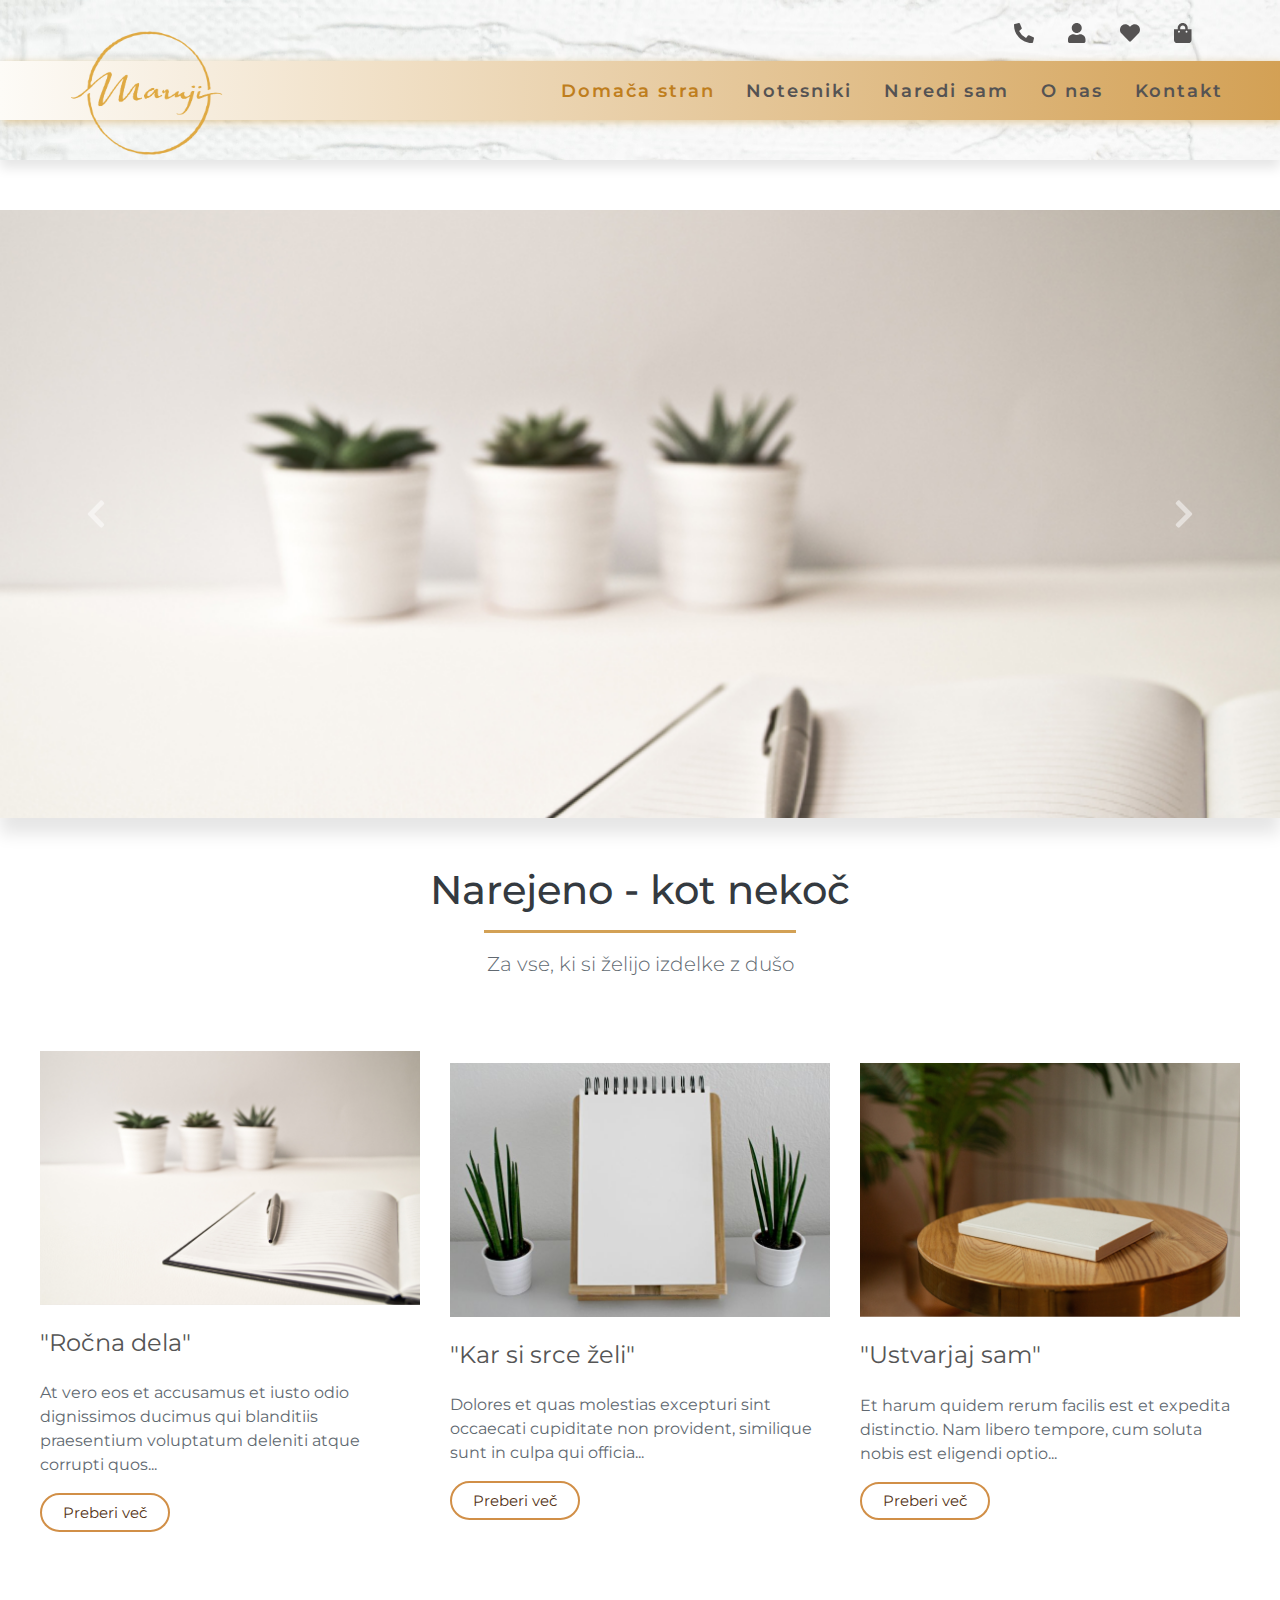
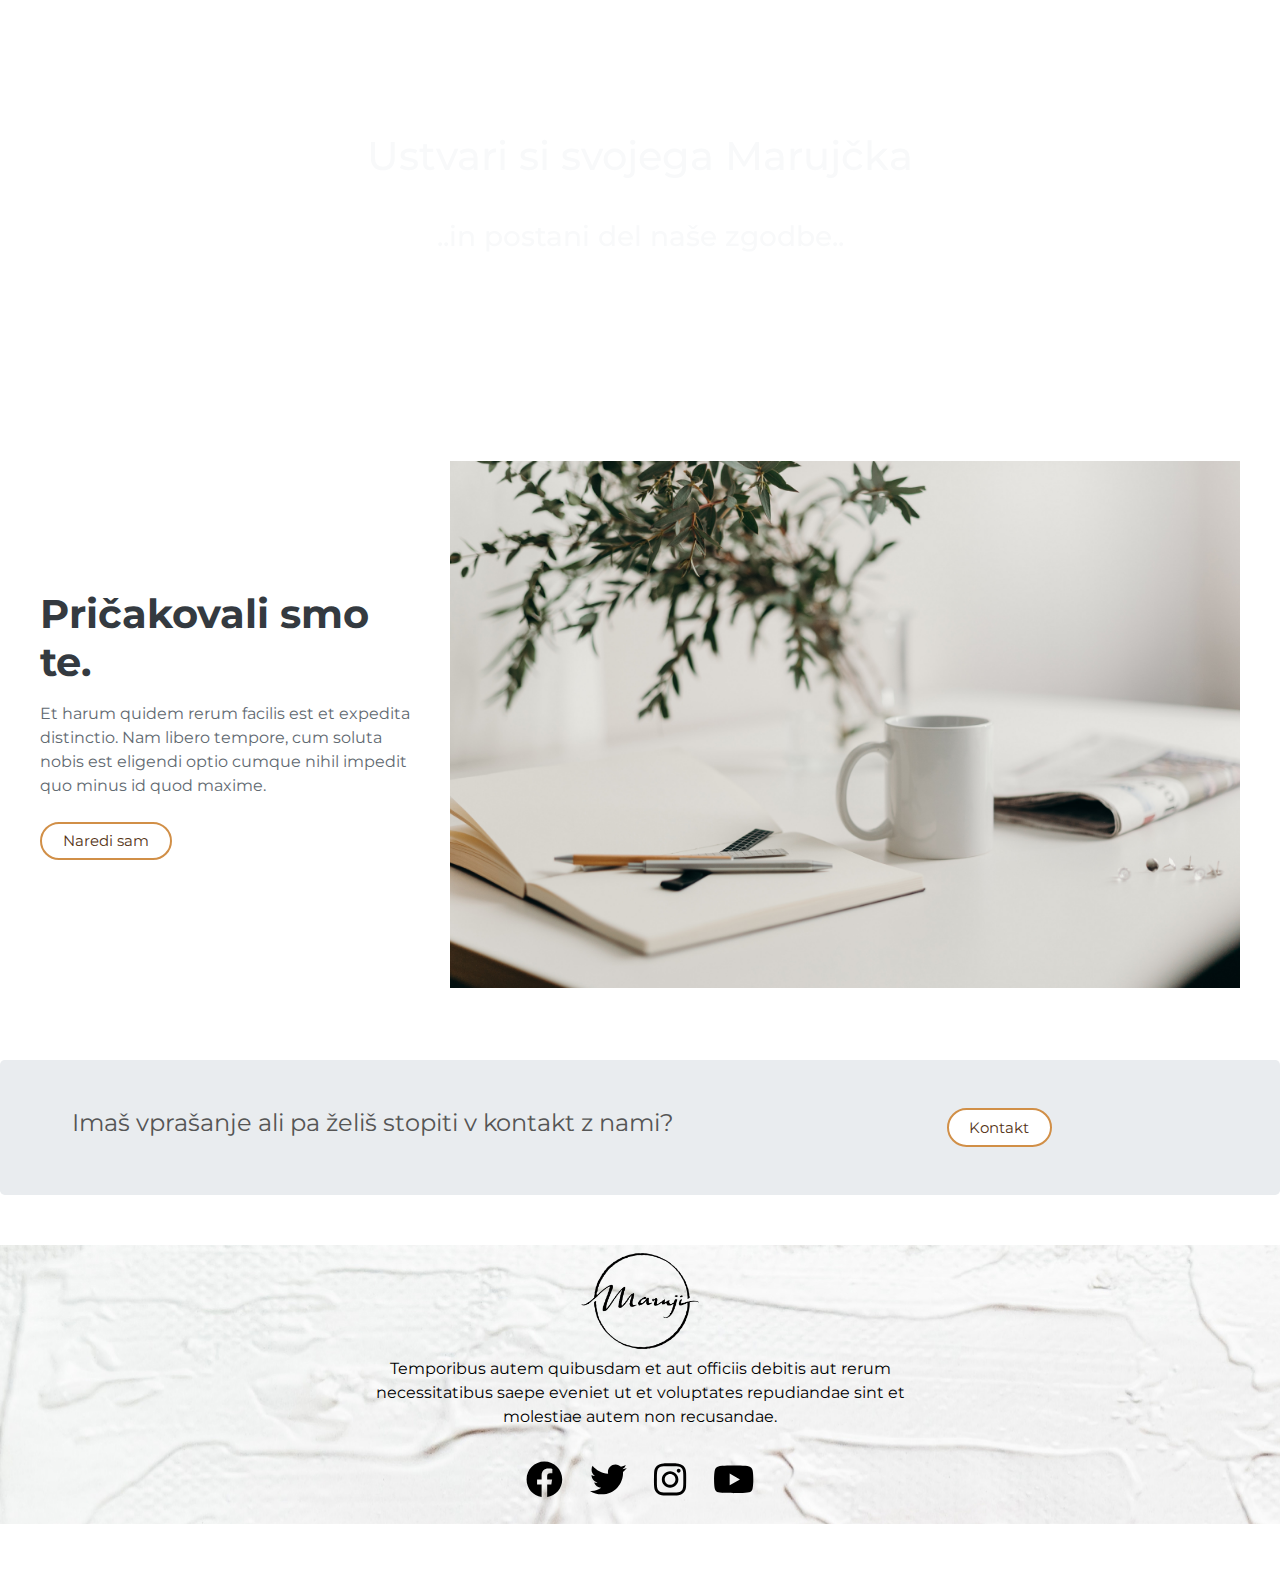
<file: index.html>
<!DOCTYPE html>
<html lang="en">
<head>
	<meta charset="UTF-8">
	<meta name="viewport" content="width=device-width, initial-scale=1.0, viewport-fit=cover">
   <meta http-equiv="X-UA-Compatible" content="ie=edge">
	<title>Maruji</title>
	<!-- Bootstrap 4.5 CSS -->
	<link rel="stylesheet" href="css/bootstrap.min.css">
	<!-- Style CSS -->
	<link rel="stylesheet" href="css/style.css">
	<!-- Google Fonts -->
	<link href="https://fonts.googleapis.com/css?family=Montserrat:300,400,500,600,700&display=swap" rel="stylesheet">
	
	
</head>
<body>
	<div id="navbar">

		<nav>
			<div class="top-bar">
				<div class="socialtop">
					<div class="top-social">
						<a href="#"><i class="fa fa-phone-alt"></i></a>
						<a href="#"><i class="fa fa-user"></i></a>
						<a href="#"><i class="fa fa-heart"></i></a>
						<a href="#"><i class="fa fa-shopping-bag"></i></a>

					</div>
				</div>		
			</div>
		</nav>

		<!-- Top Bar 
		<div class="top-bar">
			<div class="container">
				
				<img src="img/icons/baseline_call_black_24dp.png" onclick="menutoggle()" class="menu-icon">
				<div class="col-12 text-right">
					<p></p><a href="tel:+386890927"></a><img src="img/icons/baseline_call_black_24dp.png" class="menu-icon"></p>
					
					
				</div>
			</div>
		</div>
		 End Top Bar -->


		<!-- Navigation -->
		<nav class="navbar bg-light navbar-light navbar-expand-lg">
			<div class="container">

				<a href="index.html" class="navbar-brand"><img src="img/logo/maruji-1 (1).png" alt="Logo" title="Logo"></a>

				<button class="navbar-toggler" type="button" data-toggle="collapse"
				data-target="#navbarResponsive">
					<span class="navbar-toggler-icon"></span>
				</button>

				<div class="collapse navbar-collapse" id="navbarResponsive">
					<ul class="navbar-nav ml-auto">
						<li class="nav-item"><a href="index.html" class="nav-link 
							active">Domača stran</a></li>
						<li class="nav-item"><a href="notesniki.html" class="nav-link">Notesniki</a></li>
						<li class="nav-item"><a href="narediSam.html" class="nav-link">Naredi sam</a></li>
						<li class="nav-item"><a href="oNas.html" class="nav-link">O nas</a></li>
						<li class="nav-item"><a href="kontakt.html" class="nav-link">Kontakt</a></li>
					</ul>

				</div>

			</div>
		</nav>
		<!-- End Navigation -->

		<!-- Top Bar -->
		<div class="top-bar-bottom">
			<div class="container">
			</div>
		</div>
		<!-- End Top Bar -->

	</div>


	<!-- Image Carousel -->
	<div id="carousel" class="carousel slide" data-ride="carousel" data-interval="6500">


		<!-- Carousel Content -->
		<div class="carousel-inner">

			<div class="carousel-item active">
				<img src="img/notebookPen.jpg" alt="" class="w-100">
				<div class="carousel-caption">
					<div class="container">
						<!-- <div class="row justify-content-center">
							<div class="col-8 bg-custom d-none d-lg-block py-3 px-0">
								<h1>Bootstrap</h1>
								<div class="border-top border-primary w-50 mx-auto my-3">
								</div>
								<h3 class="pb-3">Complete Website Design</h3>
								<a href="#" class="btn btn-danger btn-lg  mr-2">View Demo</a>
								<a href="#" class="btn btn-primary btn-lg ml-2">Start Now</a>
							</div>
						</div> -->
					</div>
				</div>
			</div>
		
	
			<div class="carousel-item">
				<img src="img/carousel/nb2.3000x1704.jpg" alt="" class="w-100">
				<div class="carousel-caption">
					<div class="container">
						<div class="row justify-content-end">
							
						</div>
					</div>
				</div>
			</div>

			<div class="carousel-item">
				<img src="img/notebookOnTheTable.jpg" alt="" class="w-100">
			</div>

		</div>
	<!-- End Carousel Content -->


	<!-- Previous & Next Buttons -->
	<a href="#carousel" class="carousel-control-prev" role="button" data-slide="prev">
		<span class="fas fa-chevron-left fa-2x"></span>
	</a>

	<a href="#carousel" class="carousel-control-next" role="button" data-slide="next">
		<span class="fas fa-chevron-right fa-2x"></span>
	</a>
	<!-- End Previous & Next Buttons -->

	</div>
	<!-- End Image Carousel -->


	<!-- Main Page Heading -->
	<div class="col-12 text-center mt-5">
		<h1 class="text-dark pt-4">Narejeno - kot nekoč</h1>
		<div class="border-top border-primary w-25 mx-auto my-3">
		</div>
		<p class="lead">Za vse, ki si želijo izdelke z dušo</p>
	</div>

	<!-- Three Column Section -->
	<div class="container">
		<div class="row my-5">

			<div class="col-md-4 my-4">
				<img src="img/notebookPen.jpg" alt="" class="w-100">
				<h4 class="my-4">"Ročna dela"</h4>
				<p>At vero eos et accusamus et iusto odio dignissimos ducimus qui 
					blanditiis praesentium voluptatum deleniti atque corrupti quos...</p>
				<a href="#" class="btn btn-outline-dark btn-md">Preberi več</a>
			</div>

			<div class="col-md-4 my-4">
				<img src="img/nb770x513.jpg" alt="" class="w-100">
				<h4 class="my-4">"Kar si srce želi"</h4>
				<p> Dolores et quas molestias excepturi sint occaecati cupiditate 
					non provident, similique sunt in culpa qui officia...</p>
				<a href="#" class="btn btn-outline-dark btn-md">Preberi več</a>
			</div>
			
			<div class="col-md-4 my-4">
				<img src="img/notebookOnTheTable.jpg" alt="" class="w-100">
				<h4 class="my-4">"Ustvarjaj sam"</h4>
				<p>Et harum quidem rerum facilis est et expedita distinctio. 
					Nam libero tempore, cum soluta nobis est eligendi optio...</p>
				<a href="#" class="btn btn-outline-dark btn-md">Preberi več</a>
			</div>
			
		</div>
	</div>
	<!-- End Three Column Section -->


	<!-- Emoji Navbar First -->


	<!-- Start Fixed Background IMG -->
	<div class="fixed-background">

		<div class="row text-light py-5">
			<div class="col-12 text-center">

				<h1>Ustvari si svojega Marujčka</h1>
				<h3 class="py-4">..in postani del naše zgodbe..</h3>
			</div>
		</div>

		<div class="fixed-wrap">
			<div class="fixed"></div>
		</div>
	</div>
	<!-- End Fixed Background IMG -->
 
	
	<!-- Emoji Navbar Second -->


	<!-- Modal Popup -->

		
	<!-- Start Two Column Section -->
	<div class="container my-5">
		<div class="row py-4">

			<div class="col-lg-4 mb-4 my-lg-auto">
				<h1 class="text-dark font-weight-bold mb-3">Pričakovali smo te.</h1>
				<p class="mb-4">Et harum quidem rerum facilis est et expedita distinctio.
					 Nam libero tempore, cum soluta nobis est eligendi optio cumque nihil
					  impedit quo minus id quod maxime.</p>
				<a href="#" target="_blank" class="btn btn-outline-dark btn-lg">
					Naredi sam</a>
			</div>

			<div class="col-lg-8"><img src="img/img2colRs (1).jpg" alt="" class="w-100"></div>

		</div>
	</div>
	<!-- End Two Column Section -->


	<!-- Start Jumbotron -->
	<div class="jumbotron py-5 mb-0">
		<div class="container">
			<div class="row">

				<div class="col-md-7 col-lg-8 col-xl-9 my-auto">
					<h4>Imaš vprašanje ali pa želiš stopiti v kontakt z nami?</h4>
				</div>

				<div class="col-md-5 col-lg-4 col-xl-3 pt-4 pt-md-0">
					<a href="kontakt.html" class="btn btn-primary btn-lg">Kontakt</a>
				</div>
			</div>
		</div>
	</div>
	<!-- End Jumbotron -->


	<!-- Start Footer -->
	<footer>
		<div class="container">
			<div class="row text-light text-center py-4 justify-content-center">

				<div class="col-sm-10 col-md-8 col-lg-6">
					<img src="img/logo/maruji-1-b.png" alt="">
					<p>Temporibus autem quibusdam et aut officiis debitis 
						aut rerum necessitatibus saepe eveniet ut et voluptates 
						repudiandae sint et molestiae autem non recusandae. </p>
					<ul class="social pt-3">
						<li><a href="#" 
							target="_blank"><i class="fab fa-facebook"></i></a></li>
						<li><a href="#" target="_blank"><i class="fab fa-twitter"></i></a></li>
						<li><a href="#" target="_blank"><i class="fab fa-instagram"></i></a></li>
						<li><a href="#" target="_blank"><i class="fab fa-youtube"></i></a></li>
					</ul>
				</div>

			</div>
		</div>
	</footer>
	<!-- End Footer -->


	<!-- Start Socket 
	<div class="socket text-light-text-center py-3">
		<p>&copy; <a href="#" target="_blank">maruji.com</a></p>
	</div>
	 End Socket -->

<div class="container my-5"></div>

	<!-- Script Source Files -->

	<!-- jQuery -->
	<script src="js/jquery-3.5.1.min.js"></script>
	<!-- Bootstrap 4.5 JS -->
	<script src="js/bootstrap.min.js"></script>
	<!-- Popper JS -->
	<script src="js/popper.min.js"></script>
	<!-- Font Awesome -->
	<script src="js/all.min.js"></script>

	<!-- End Script Source Files -->

<script>
	window.onscroll = function() {myFunction()};

	var navbar = document.getElementById("navbar");
	console.log(navbar)
	var sticky = navbar.offsetTop;

	function myFunction() {
	if (window.pageYOffset >= sticky) {
		navbar.classList.add("sticky")
	} else {
		navbar.classList.remove("sticky");
	}
	}
</script>
</body>
</html>
</file>
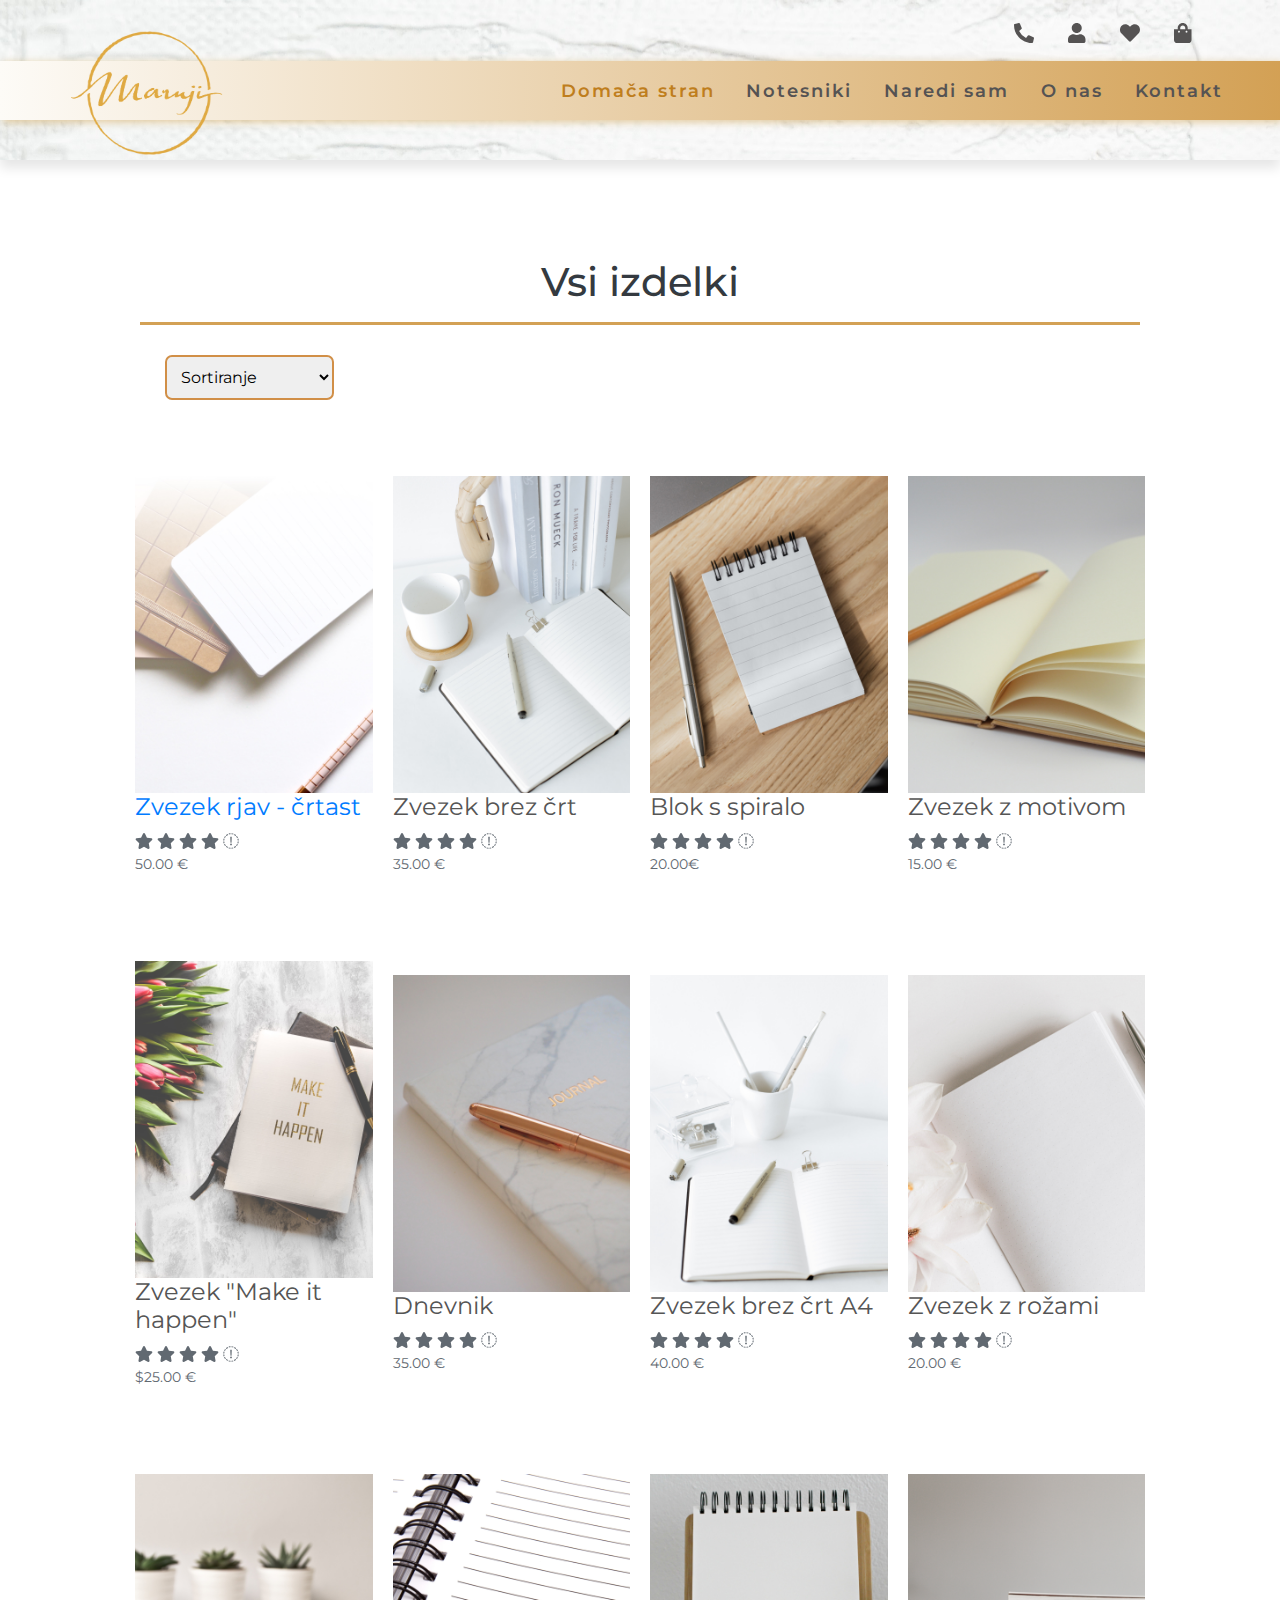
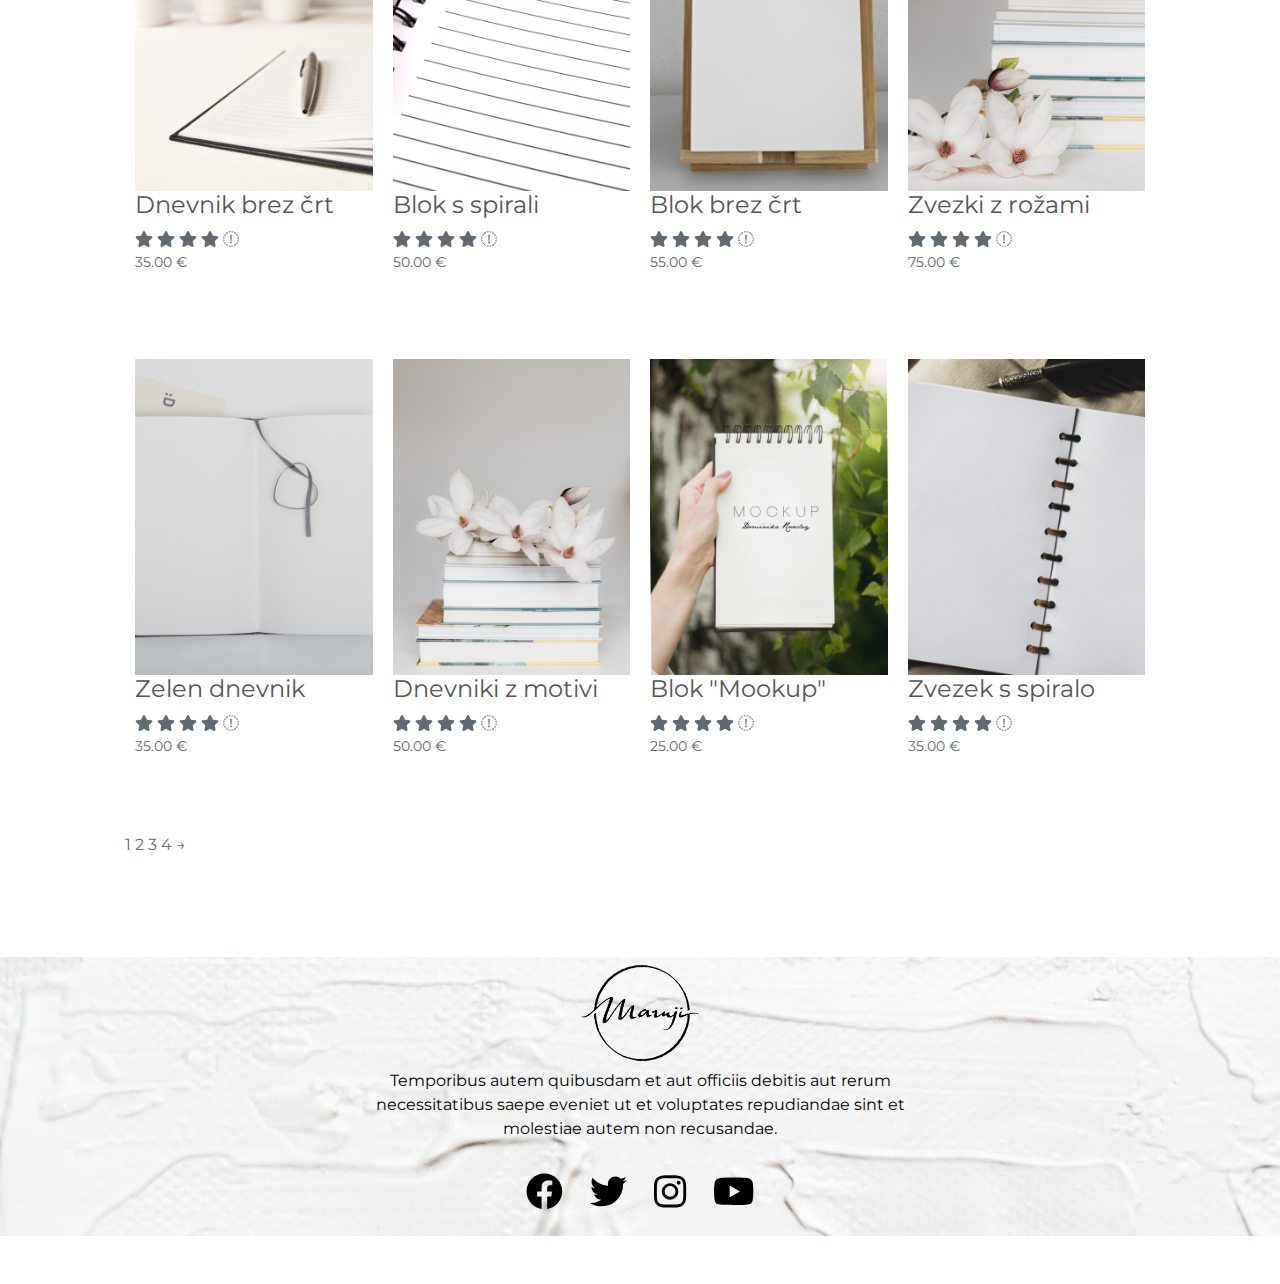
<file: notesniki.html>
<!DOCTYPE html>
<html lang="en">
<head>
    <meta charset="UTF-8">
    <meta http-equiv="X-UA-Compatible" content="IE=edge">
    <meta name="viewport" content="width=device-width, initial-scale=1.0">
    <title>Kontakt</title>
    <link rel="shortcut icon" href="img/favicon.ico">
	<!-- Bootstrap 4.5 CSS -->
	<link rel="stylesheet" href="css/bootstrap.min.css">
	<!-- Style CSS -->
	<link rel="stylesheet" href="css/style.css">
	<!-- Google Fonts -->
	<link href="https://fonts.googleapis.com/css?family=Montserrat:300,400,500,600,700&display=swap" rel="stylesheet">
</head>
<body>

    <div id="navbar">

		<nav>
			<div class="top-bar">
				<div class="socialtop">
					<div class="top-social">
						<a href="#"><i class="fa fa-phone-alt"></i></a>
						<a href="#"><i class="fa fa-user"></i></a>
						<a href="#"><i class="fa fa-heart"></i></a>
						<a href="#"><i class="fa fa-shopping-bag"></i></a>

					</div>
				</div>			
			</div>

		</nav>

		<!-- Top Bar 
		<div class="top-bar">
			<div class="container">
				
				<img src="img/icons/baseline_call_black_24dp.png" onclick="menutoggle()" class="menu-icon">
				<div class="col-12 text-right">
					<p></p><a href="tel:+386890927"></a><img src="img/icons/baseline_call_black_24dp.png" class="menu-icon"></p>
					
					
				</div>
			</div>
		</div>
		 End Top Bar -->


		<!-- Navigation -->
		<nav class="navbar bg-light navbar-light navbar-expand-lg">
			<div class="container">

				<a href="index.html" class="navbar-brand"><img src="img/logo/maruji-1 (1).png" alt="Logo" title="Logo"></a>

				<button class="navbar-toggler" type="button" data-toggle="collapse"
				data-target="#navbarResponsive">
					<span class="navbar-toggler-icon"></span>
				</button>

				<div class="collapse navbar-collapse" id="navbarResponsive">
					<ul class="navbar-nav ml-auto">
						<li class="nav-item"><a href="index.html" class="nav-link 
							active">Domača stran</a></li>
						<li class="nav-item"><a href="notesniki.html" class="nav-link">Notesniki</a></li>
						<li class="nav-item"><a href="narediSam.html" class="nav-link">Naredi sam</a></li>
						<li class="nav-item"><a href="oNas.html" class="nav-link">O nas</a></li>
						<li class="nav-item"><a href="kontakt.html" class="nav-link">Kontakt</a></li>
					</ul>

				</div>

			</div>
		</nav>
		<!-- End Navigation -->

		<!-- Top Bar -->
		<div class="top-bar-bottom">
			<div class="container">
			</div>
		</div>
		<!-- End Top Bar -->

	</div>
    <!----------------- title -------------->
    <div class="big-container">
        <div class="small-container">
            <div class="row row-2"> 
                <div class="col-12 text-center mt-5">
                    <h1 class="text-dark pt-4">Vsi izdelki</h1>
                    <div class="border-top border-primary mx-auto my-3">
                        <div class="small-container single-product">
                        <select>
                            <option>Sortiranje</option>
                            <option>Najvišja cena</option>
                            <option>Prodajni hit</option>
                            <option>Najboljša ocena</option>
                            <option>Razprodaja</option>
                        </select>
                        </div>
                    </div>
                </div>
            </div> 
                    <div class="row">
                        <div class="col-4">
                            
                            <a href="productDetails.html"><img src="img/izdelki/izdelek3.jpg"></a>
                            <h4><a href="productDetails.html">Zvezek rjav - črtast</a></h4>
                            <div class="rating">
                                <i class="fa fa-star"></i>
                                <i class="fa fa-star"></i>
                                <i class="fa fa-star"></i>
                                <i class="fa fa-star"></i>
                                <i class="fa fa-star-o"></i>
                            </div>
                            <p>50.00 €</p>
                        </div> 
                        <div class="col-4">
                            <img src="img/izdelki/izdelek8.jpg">
                            <h4>Zvezek brez črt</h4>
                            <div class="rating">
                                <i class="fa fa-star"></i>
                                <i class="fa fa-star"></i>
                                <i class="fa fa-star"></i>
                                <i class="fa fa-star"></i>
                                <i class="fa fa-star-half-o"></i>
                            </div>
                            <p>35.00 €</p>
                        </div> 
                        <div class="col-4">
                            <img src="img/izdelki/izdelek6.jpg">
                            <h4>Blok s spiralo</h4>
                            <div class="rating">
                                <i class="fa fa-star"></i>
                                <i class="fa fa-star"></i>
                                <i class="fa fa-star"></i>
                                <i class="fa fa-star"></i>
                                <i class="fa fa-star-half-o"></i>
                            </div>
                            <p>20.00€</p>
                        </div> 
                        <div class="col-4">
                            <img src="img/izdelki/izdelek18.jpg">
                            <h4>Zvezek z motivom</h4>
                            <div class="rating">
                                <i class="fa fa-star"></i>
                                <i class="fa fa-star"></i>
                                <i class="fa fa-star"></i>
                                <i class="fa fa-star"></i>
                                <i class="fa fa-star-o"></i>
                            </div>
                            <p>15.00 €</p>
                        </div> 
                    </div>
                    
                    <div class="row">
                        <div class="col-4">
                            <img src="img/izdelki/izdelek13.jpg">
                            <h4>Zvezek "Make it happen"</h4>
                            <div class="rating">
                                <i class="fa fa-star"></i>
                                <i class="fa fa-star"></i>
                                <i class="fa fa-star"></i>
                                <i class="fa fa-star"></i>
                                <i class="fa fa-star-o"></i>
                            </div>
                            <p>$25.00 €</p>
                        </div>  
                        <div class="col-4">
                            <img src="img/izdelki/izdelek5.jpg">
                            <h4>Dnevnik</h4>
                            <div class="rating">
                                <i class="fa fa-star"></i>
                                <i class="fa fa-star"></i>
                                <i class="fa fa-star"></i>
                                <i class="fa fa-star"></i>
                                <i class="fa fa-star-half-o"></i>
                            </div>
                            <p>35.00 €</p>
                        </div> 
                        <div class="col-4">
                            <img src="img/izdelki/izdelek9.jpg">
                            <h4>Zvezek brez črt A4</h4>
                            <div class="rating">
                                <i class="fa fa-star"></i>
                                <i class="fa fa-star"></i>
                                <i class="fa fa-star"></i>
                                <i class="fa fa-star"></i>
                                <i class="fa fa-star-half-o"></i>
                            </div>
                            <p>40.00 €</p> 
                        </div> 
                        <div class="col-4">
                            <img src="img/izdelki/izdelek4.jpg">
                            <h4>Zvezek z rožami</h4>
                            <div class="rating">
                                <i class="fa fa-star"></i>
                                <i class="fa fa-star"></i>
                                <i class="fa fa-star"></i>
                                <i class="fa fa-star"></i>
                                <i class="fa fa-star-o"></i>
                            </div>
                            <p>20.00 €</p>
                        </div> 
                    </div>
                    
                    <div class="row">
                        <div class="col-4">
                            <img src="img/izdelki/izdelek16.jpg">
                            <h4>Dnevnik brez črt</h4>
                            <div class="rating">
                                <i class="fa fa-star"></i>
                                <i class="fa fa-star"></i>
                                <i class="fa fa-star"></i>
                                <i class="fa fa-star"></i>
                                <i class="fa fa-star-o"></i>
                            </div>
                            <p>35.00 €</p> 
                        </div> 
                        <div class="col-4">
                            <img src="img/izdelki/izdelek15.jpg">
                            <h4>Blok s spirali</h4>
                            <div class="rating">
                                <i class="fa fa-star"></i>
                                <i class="fa fa-star"></i>
                                <i class="fa fa-star"></i>
                                <i class="fa fa-star"></i>
                                <i class="fa fa-star-half-o"></i>
                            </div>
                            <p>50.00 €</p>
                        </div> 
                        <div class="col-4">
                            <img src="img/izdelki/izdelek21.jpg">
                            <h4>Blok brez črt</h4>
                            <div class="rating">
                                <i class="fa fa-star"></i>
                                <i class="fa fa-star"></i>
                                <i class="fa fa-star"></i>
                                <i class="fa fa-star"></i>
                                <i class="fa fa-star-half-o"></i>
                            </div>
                            <p>55.00 €</p>
                        </div> 
                        <div class="col-4">
                            <img src="img/izdelki/izdelek2.png">
                            <h4>Zvezki z rožami</h4>
                            <div class="rating">
                                <i class="fa fa-star"></i>
                                <i class="fa fa-star"></i>
                                <i class="fa fa-star"></i>
                                <i class="fa fa-star"></i>
                                <i class="fa fa-star-o"></i>
                            </div>
                            <p>75.00 €</p>
                        </div> 
                    </div>

                    <div class="row">
                        <div class="col-4">
                            <img src="img/izdelki/izdelek12.jpg">
                            <h4>Zelen dnevnik</h4>
                            <div class="rating">
                                <i class="fa fa-star"></i>
                                <i class="fa fa-star"></i>
                                <i class="fa fa-star"></i>
                                <i class="fa fa-star"></i>
                                <i class="fa fa-star-o"></i>
                            </div>
                            <p>35.00 €</p> 
                        </div> 
                        <div class="col-4">
                            <img src="img/izdelki/izdelek7.jpg">
                            <h4>Dnevniki z motivi</h4>
                            <div class="rating">
                                <i class="fa fa-star"></i>
                                <i class="fa fa-star"></i>
                                <i class="fa fa-star"></i>
                                <i class="fa fa-star"></i>
                                <i class="fa fa-star-half-o"></i>
                            </div>
                            <p>50.00 €</p>
                        </div> 
                        <div class="col-4">
                            <img src="img/izdelki/izdelek10.jpg">
                            <h4>Blok "Mookup"</h4>
                            <div class="rating">
                                <i class="fa fa-star"></i>
                                <i class="fa fa-star"></i>
                                <i class="fa fa-star"></i>
                                <i class="fa fa-star"></i>
                                <i class="fa fa-star-half-o"></i>
                            </div>
                            <p>25.00 €</p>
                        </div> 
                        <div class="col-4">
                            <img src="img/izdelki/izdelek14.jpg">
                            <h4>Zvezek s spiralo</h4>
                            <div class="rating">
                                <i class="fa fa-star"></i>
                                <i class="fa fa-star"></i>
                                <i class="fa fa-star"></i>
                                <i class="fa fa-star"></i>
                                <i class="fa fa-star-o"></i>
                            </div>
                            <p>35.00 €</p>
                        </div> 
                    </div>
                    
                    <div class="page-btn">
                    <span>1</span>
                    <span>2</span>
                    <span>3</span>
                    <span>4</span>
                    <span>&#8594;</span>
                </div>
        </div>
    </div>
     


 <!-- Start Footer -->
	<footer>
		<div class="container">
			<div class="row text-light text-center py-4 justify-content-center">

				<div class="col-sm-10 col-md-8 col-lg-6">
					<img src="img/logo/maruji-1-b.png" alt="">
					<p>Temporibus autem quibusdam et aut officiis debitis 
						aut rerum necessitatibus saepe eveniet ut et voluptates 
						repudiandae sint et molestiae autem non recusandae. </p>
					<ul class="social pt-3">
						<li><a href="#" 
							target="_blank"><i class="fab fa-facebook"></i></a></li>
						<li><a href="#" target="_blank"><i class="fab fa-twitter"></i></a></li>
						<li><a href="#" target="_blank"><i class="fab fa-instagram"></i></a></li>
						<li><a href="#" target="_blank"><i class="fab fa-youtube"></i></a></li>
					</ul>
				</div>

			</div>
		</div>
	</footer>
	<!-- End Footer -->

<!-- Start Socket 
<div class="socket text-light-text-center py-3">
    <p>&copy; <a href="#" target="_blank">maruji.com</a></p>
</div>
 End Socket -->

<div class="container my-5"></div>

<!-- Script Source Files -->

<!-- jQuery -->
<script src="js/jquery-3.5.1.min.js"></script>
<!-- Bootstrap 4.5 JS -->
<script src="js/bootstrap.min.js"></script>
<!-- Popper JS -->
<script src="js/popper.min.js"></script>
<!-- Font Awesome -->
<script src="js/all.min.js"></script>

<!-- End Script Source Files -->

<script>
window.onscroll = function() {myFunction()};

var navbar = document.getElementById("navbar");
console.log(navbar)
var sticky = navbar.offsetTop;

function myFunction() {
if (window.pageYOffset >= sticky) {
    navbar.classList.add("sticky")
} else {
    navbar.classList.remove("sticky");
}
}
</script>
</body>
</html>
</file>
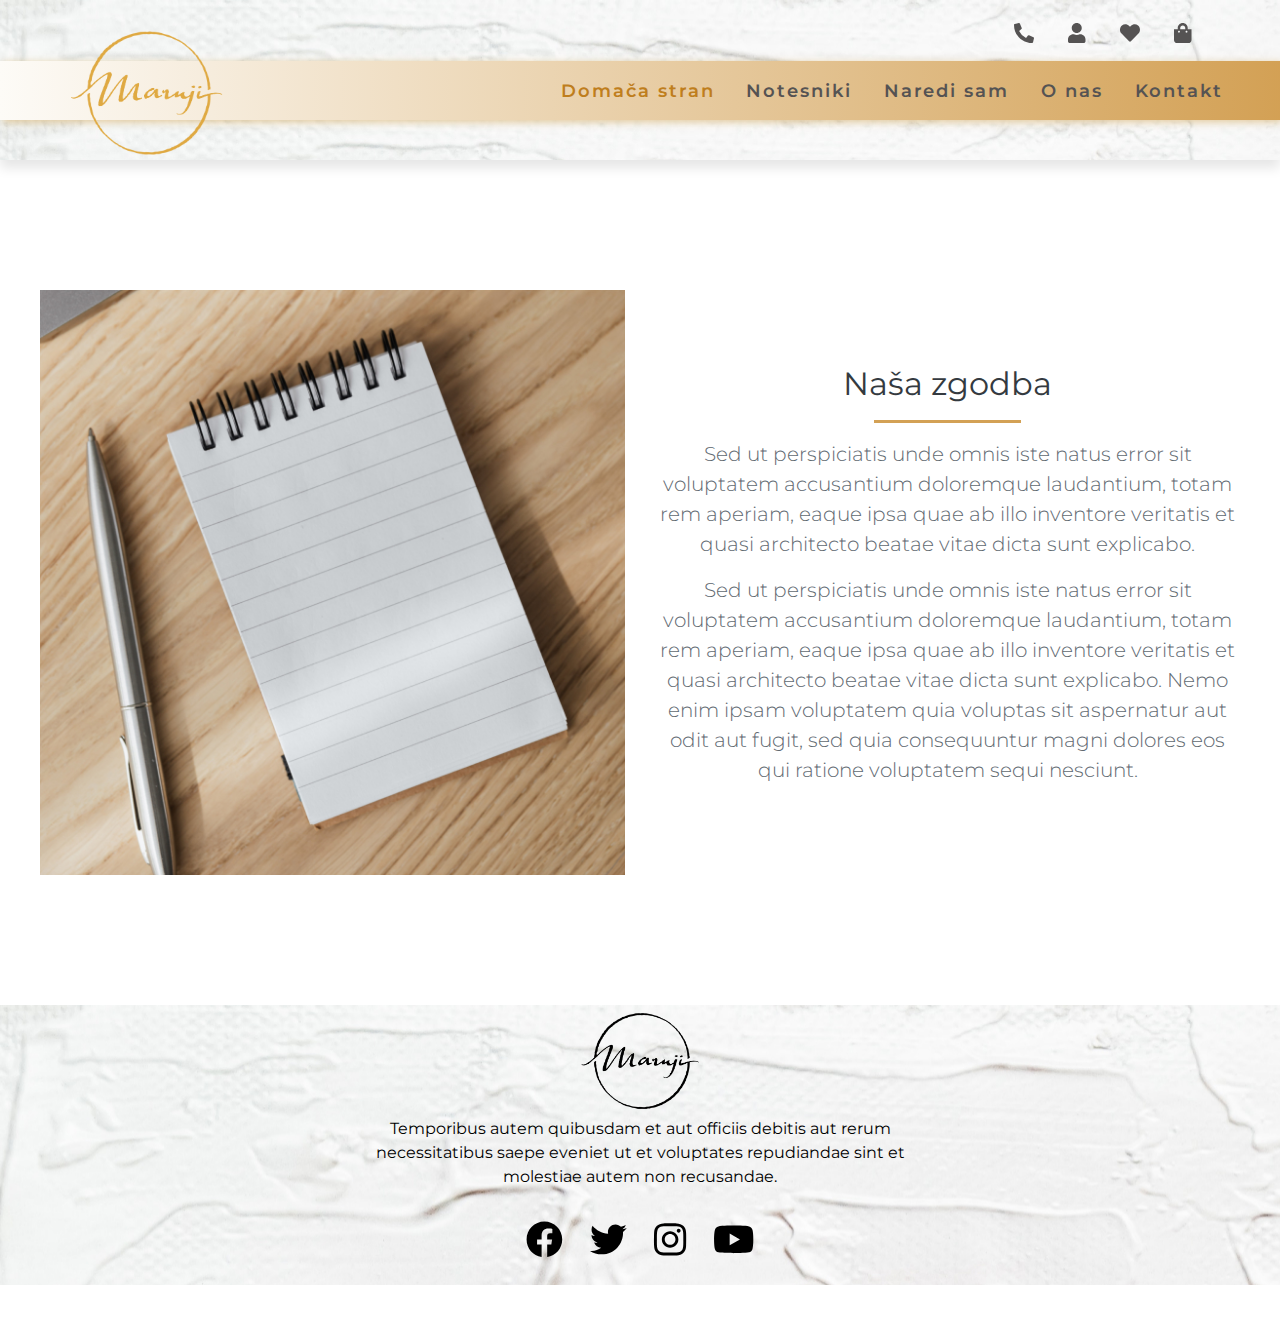
<file: oNas.html>
<!DOCTYPE html>
<html lang="en">
<head>
	<meta charset="UTF-8">
	<meta name="viewport" content="width=device-width, initial-scale=1.0, viewport-fit=cover">
   <meta http-equiv="X-UA-Compatible" content="ie=edge">
	<title>Maruji</title>
	<link rel="shortcut icon" href="img/favicon.ico">
	<!-- Bootstrap 4.5 CSS -->
	<link rel="stylesheet" href="css/bootstrap.min.css">
	<!-- Style CSS -->
	<link rel="stylesheet" href="css/style.css">
	<!-- Google Fonts -->
	<link href="https://fonts.googleapis.com/css?family=Montserrat:300,400,500,600,700&display=swap" rel="stylesheet">
</head>
<body>

	<div id="navbar">

		<nav>
			<div class="top-bar">
				<div class="socialtop">
					<div class="top-social">
						<a href="#"><i class="fa fa-phone-alt"></i></a>
						<a href="#"><i class="fa fa-user"></i></a>
						<a href="#"><i class="fa fa-heart"></i></a>
						<a href="#"><i class="fa fa-shopping-bag"></i></a>

					</div>
				</div>			
			</div>

		</nav>

		<!-- Top Bar 
		<div class="top-bar">
			<div class="container">
				
				<img src="img/icons/baseline_call_black_24dp.png" onclick="menutoggle()" class="menu-icon">
				<div class="col-12 text-right">
					<p></p><a href="tel:+386890927"></a><img src="img/icons/baseline_call_black_24dp.png" class="menu-icon"></p>
					
					
				</div>
			</div>
		</div>
		 End Top Bar -->


		<!-- Navigation -->
		<nav class="navbar bg-light navbar-light navbar-expand-lg">
			<div class="container">

				<a href="index.html" class="navbar-brand"><img src="img/logo/maruji-1 (1).png" alt="Logo" title="Logo"></a>

				<button class="navbar-toggler" type="button" data-toggle="collapse"
				data-target="#navbarResponsive">
					<span class="navbar-toggler-icon"></span>
				</button>

				<div class="collapse navbar-collapse" id="navbarResponsive">
					<ul class="navbar-nav ml-auto">
						<li class="nav-item"><a href="index.html" class="nav-link 
							active">Domača stran</a></li>
						<li class="nav-item"><a href="notesniki.html" class="nav-link">Notesniki</a></li>
						<li class="nav-item"><a href="narediSam.html" class="nav-link">Naredi sam</a></li>
						<li class="nav-item"><a href="oNas.html" class="nav-link">O nas</a></li>
						<li class="nav-item"><a href="kontakt.html" class="nav-link">Kontakt</a></li>
					</ul>

				</div>

			</div>
		</nav>
		<!-- End Navigation -->

		<!-- Top Bar -->
		<div class="top-bar-bottom">
			<div class="container">
			</div>
		</div>
		<!-- End Top Bar -->

	</div>
    

    <!-- Two column section-->

    <div class="padding">
    <div class="container">
        <div class="row">
            <div class="col-sm-6">
                <img src="img/izdelek6Gallery.jpg">
            </div>
            <div class="col-sm-6 text-center">
                <h2 class="text-dark">Naša zgodba</h2>
                <div class="border-top border-primary w-25 mx-auto my-3">
                </div>
                <p class="lead">Sed ut perspiciatis unde omnis iste natus error
                     sit voluptatem accusantium doloremque laudantium, totam rem
                      aperiam, eaque ipsa quae ab illo inventore veritatis et quasi 
                      architecto beatae vitae dicta sunt explicabo. </p>
                <p class="lead">Sed ut perspiciatis unde omnis iste natus error
                        sit voluptatem accusantium doloremque laudantium, totam rem
                         aperiam, eaque ipsa quae ab illo inventore veritatis et quasi 
                         architecto beatae vitae dicta sunt explicabo. Nemo enim ipsam 
                         voluptatem quia voluptas sit aspernatur aut odit aut fugit, 
                         sed quia consequuntur magni dolores eos qui ratione voluptatem 
                         sequi nesciunt.</p>
				
            </div>

        </div>
    </div>
    </div>
<!-- Start Footer -->
<footer>
	<div class="container">
		<div class="row text-light text-center py-4 justify-content-center">

			<div class="col-sm-10 col-md-8 col-lg-6">
				<img src="img/logo/maruji-1-b.png" alt="">
				<p>Temporibus autem quibusdam et aut officiis debitis 
					aut rerum necessitatibus saepe eveniet ut et voluptates 
					repudiandae sint et molestiae autem non recusandae. </p>
				<ul class="social pt-3">
					<li><a href="#" 
						target="_blank"><i class="fab fa-facebook"></i></a></li>
					<li><a href="#" target="_blank"><i class="fab fa-twitter"></i></a></li>
					<li><a href="#" target="_blank"><i class="fab fa-instagram"></i></a></li>
					<li><a href="#" target="_blank"><i class="fab fa-youtube"></i></a></li>
				</ul>
			</div>

		</div>
	</div>
</footer>
<!-- End Footer -->

<!-- Start Socket 
<div class="socket text-light-text-center py-3">
	<p>&copy; <a href="#" target="_blank">maruji.com</a></p>
</div>
 End Socket -->

<div class="container my-5"></div>

<!-- Script Source Files -->

<!-- jQuery -->
<script src="js/jquery-3.5.1.min.js"></script>
<!-- Bootstrap 4.5 JS -->
<script src="js/bootstrap.min.js"></script>
<!-- Popper JS -->
<script src="js/popper.min.js"></script>
<!-- Font Awesome -->
<script src="js/all.min.js"></script>

<!-- End Script Source Files -->

<script>
window.onscroll = function() {myFunction()};

var navbar = document.getElementById("navbar");
console.log(navbar)
var sticky = navbar.offsetTop;

function myFunction() {
if (window.pageYOffset >= sticky) {
	navbar.classList.add("sticky")
} else {
	navbar.classList.remove("sticky");
}
}
</script>
</body>
</html>
</file>
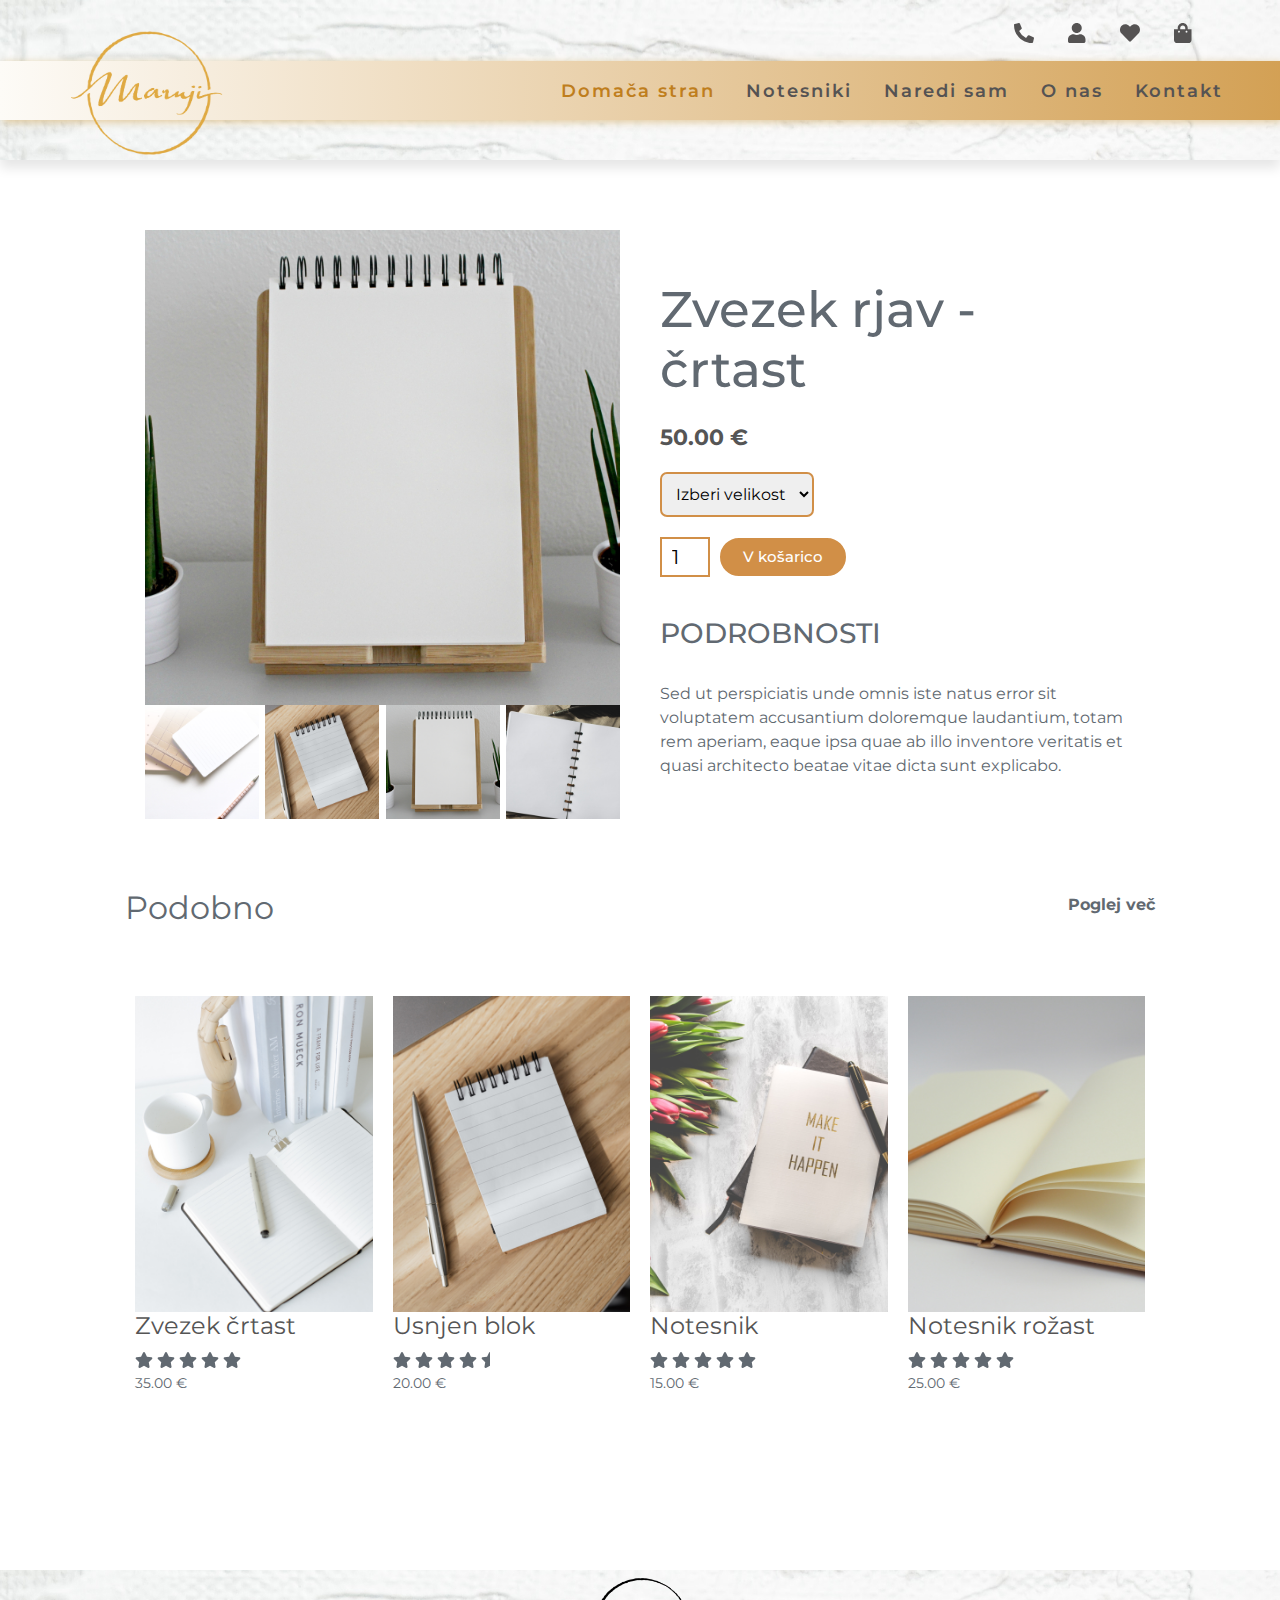
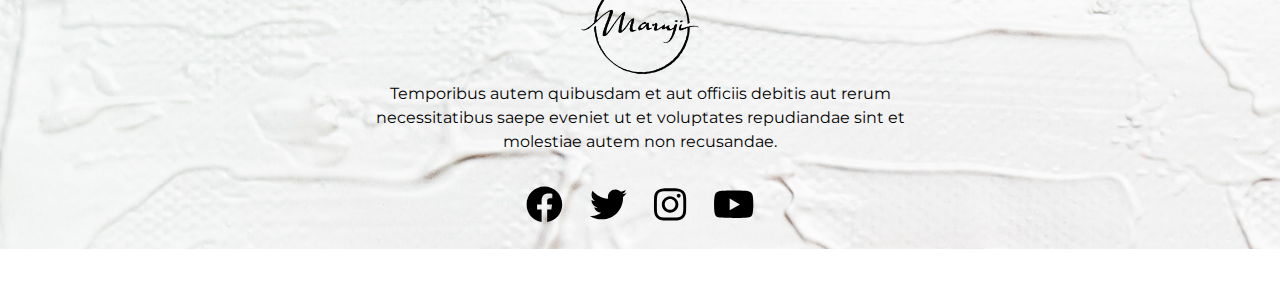
<file: productDetails.html>
<!DOCTYPE html>
<html lang="en">
<head>
    <meta charset="UTF-8">
    <meta http-equiv="X-UA-Compatible" content="IE=edge">
    <meta name="viewport" content="width=device-width, initial-scale=1.0">
    <title>Kontakt</title>
    <link rel="shortcut icon" href="img/favicon.ico">
	<!-- Bootstrap 4.5 CSS -->
	<link rel="stylesheet" href="css/bootstrap.min.css">
	<!-- Style CSS -->
	<link rel="stylesheet" href="css/style.css">
	<!-- Google Fonts -->
	<link href="https://fonts.googleapis.com/css?family=Montserrat:300,400,500,600,700&display=swap" rel="stylesheet">
</head>
<body>

    <div id="navbar">

		<nav>
			<div class="top-bar">
				<div class="socialtop">
					<div class="top-social">
						<a href="#"><i class="fa fa-phone-alt"></i></a>
						<a href="#"><i class="fa fa-user"></i></a>
						<a href="#"><i class="fa fa-heart"></i></a>
						<a href="#"><i class="fa fa-shopping-bag"></i></a>

					</div>
				</div>			
			</div>

		</nav>

		<!-- Top Bar 
		<div class="top-bar">
			<div class="container">
				
				<img src="img/icons/baseline_call_black_24dp.png" onclick="menutoggle()" class="menu-icon">
				<div class="col-12 text-right">
					<p></p><a href="tel:+386890927"></a><img src="img/icons/baseline_call_black_24dp.png" class="menu-icon"></p>
					
					
				</div>
			</div>
		</div>
		 End Top Bar -->


		<!-- Navigation -->
		<nav class="navbar bg-light navbar-light navbar-expand-lg">
			<div class="container">

				<a href="index.html" class="navbar-brand"><img src="img/logo/maruji-1 (1).png" alt="Logo" title="Logo"></a>

				<button class="navbar-toggler" type="button" data-toggle="collapse"
				data-target="#navbarResponsive">
					<span class="navbar-toggler-icon"></span>
				</button>

				<div class="collapse navbar-collapse" id="navbarResponsive">
					<ul class="navbar-nav ml-auto">
						<li class="nav-item"><a href="index.html" class="nav-link 
							active">Domača stran</a></li>
						<li class="nav-item"><a href="notesniki.html" class="nav-link">Notesniki</a></li>
						<li class="nav-item"><a href="narediSam.html" class="nav-link">Naredi sam</a></li>
						<li class="nav-item"><a href="oNas.html" class="nav-link">O nas</a></li>
						<li class="nav-item"><a href="kontakt.html" class="nav-link">Kontakt</a></li>
					</ul>

				</div>

			</div>
		</nav>
		<!-- End Navigation -->

		<!-- Top Bar -->
		<div class="top-bar-bottom">
			<div class="container">
			</div>
		</div>
		<!-- End Top Bar -->

	</div>

    <!--------------single-product--------------->

<div class="small-container single-product">
    <div class="row">
        <div class="col-2">
            <img src="img/izdelek21Gallery.jpg" width="100%" id="ProductImg">
            <div class="small-img-row">
               <div class="small-img-col">
                   <img src="img/izdelek3Gallery.jpg" class="small-img" width="100%">
               </div>
               <div class="small-img-col">
                <img src="img/izdelek6Gallery.jpg" class="small-img" width="100%">
            </div>
            <div class="small-img-col">
                <img src="img/izdelek21Gallery.jpg" class="small-img" width="100%">
            </div>
            <div class="small-img-col">
                <img src="img/izdelek14Gallery.jpg" class="small-img" width="100%">
            </div>
            </div>
            
        </div>
        <div class="col-2">
            <h1>Zvezek rjav - črtast</h1>
            <h4>50.00 €</h4>
            
            <select>
               <option>Izberi velikost</option>
               <option>A4</option>
               <option>A5</option>
    
            <input type="number" value="1">
            <a href="cart.html" class="btnCART">V košarico</a>
            
            <h3>PODROBNOSTI</i></h3>
            <br>
            <p>Sed ut perspiciatis unde omnis iste natus error sit voluptatem 
                accusantium doloremque laudantium, totam rem aperiam, eaque ipsa 
                quae ab illo inventore veritatis et quasi architecto beatae vitae
                dicta sunt explicabo.</p>
        </div>
    </div>
</div>
<!----------------- title -------------->
<div class="small-container">
   <div class="row row-2">
       <h2>Podobno</h2>
       <p><b>Poglej več</b></p>
   </div>
</div>

<!-------------- Our Products -------------->
<div class="small-container">
         
             <div class="row">
               <div class="col-4">
                   <img src="img/izdelki/izdelek8.jpg">
                   <h4>Zvezek črtast</h4>
                   <div class="rating">
                       <i class="fa fa-star"></i>
                       <i class="fa fa-star"></i>
                       <i class="fa fa-star"></i>
                       <i class="fa fa-star"></i>
                       <i class="fa fa-star"></i>
                   </div>
                   <p>35.00 €</p> 
               </div> 
               <div class="col-4">
                   <img src="img/izdelki/izdelek6.jpg">
                   <h4>Usnjen blok</h4>
                   <div class="rating">
                       <i class="fa fa-star"></i>
                       <i class="fa fa-star"></i>
                       <i class="fa fa-star"></i>
                       <i class="fa fa-star"></i>
                       <i class="fa fa-star-half"></i>
                   </div>
                   <p>20.00 €</p>
               </div> 
               <div class="col-4">
                   <img src="img/izdelki/izdelek13.jpg">
                   <h4>Notesnik</h4>
                   <div class="rating">
                       <i class="fa fa-star"></i>
                       <i class="fa fa-star"></i>
                       <i class="fa fa-star"></i>
                       <i class="fa fa-star"></i>
                       <i class="fa fa-star"></i>
                   </div>
                   <p>15.00 €</p>
               </div> 
                <div class="col-4">
                   <img src="img/izdelki/izdelek18.jpg">
                   <h4>Notesnik rožast</h4>
                   <div class="rating">
                       <i class="fa fa-star"></i>
                       <i class="fa fa-star"></i>
                       <i class="fa fa-star"></i>
                       <i class="fa fa-star"></i>
                       <i class="fa fa-star"></i>
                   </div>
                   <p>25.00 €</p>
               </div> 
           </div>
           
       </div>

 
<!-- Start Footer -->
<footer>
    <div class="container">
        <div class="row text-light text-center py-4 justify-content-center">

            <div class="col-sm-10 col-md-8 col-lg-6">
                <img src="img/logo/maruji-1-b.png" alt="">
                <p>Temporibus autem quibusdam et aut officiis debitis 
                    aut rerum necessitatibus saepe eveniet ut et voluptates 
                    repudiandae sint et molestiae autem non recusandae. </p>
                <ul class="social pt-3">
                    <li><a href="#" 
                        target="_blank"><i class="fab fa-facebook"></i></a></li>
                    <li><a href="#" target="_blank"><i class="fab fa-twitter"></i></a></li>
                    <li><a href="#" target="_blank"><i class="fab fa-instagram"></i></a></li>
                    <li><a href="#" target="_blank"><i class="fab fa-youtube"></i></a></li>
                </ul>
            </div>

        </div>
    </div>
</footer>
<!-- End Footer -->



    <div class="container my-5"></div>

	<!-- Script Source Files -->

	<!-- jQuery -->
	<script src="js/jquery-3.5.1.min.js"></script>
	<!-- Bootstrap 4.5 JS -->
	<script src="js/bootstrap.min.js"></script>
	<!-- Popper JS -->
	<script src="js/popper.min.js"></script>
	<!-- Font Awesome -->
	<script src="js/all.min.js"></script>

	<!-- End Script Source Files -->

 
        <!-------------js for toggle menu-------------->

<script>
    
    var MenuItems = document.getElementById("MenuItems");
    
    MenuItems.style.maxHeight = "0px";
    
    function menutoggle()
    {
        if(MenuItems.style.maxHeight == "0px")
            {
                MenuItems.style.maxHeight = "200px";
            }else
            {
                MenuItems.style.maxHeight = "0px"
            } 
    }
    
//-------------Product Gallery------------
    
    var ProductImg = document.getElementById("ProductImg");
    
    var SmallImg = document.getElementsByClassName("small-img");
       
 
        SmallImg[0].onclick = function()
        {
            ProductImg.src = SmallImg[0].src;
        }
        SmallImg[1].onclick = function()
        {
            ProductImg.src = SmallImg[1].src;
        
        }
        SmallImg[2].onclick = function()
        {
            ProductImg.src = SmallImg[2].src;
        
        }
        SmallImg[3].onclick = function()
        {
            ProductImg.src = SmallImg[3].src;
        
        }

  //-------------End Produc Gallery------------  
    
    
    
    
</script>
        
    </script>

    
</body>
</html>
</file>
<file: css/style.css>
/*-- Body Reset --*/

.container{
  max-width: 1300px;
  margin: auto;
  padding-left: 25px;
  padding-right: 25px;
}
body {
  overflow-x: hidden;
  font-family: 'Montserrat', sans-serif;
  color: #616971;
}
/*HEADER top bar*/

.top-bar {
  /*background:hsl(39, 52%, 76%);*/
  background-image: url('../img/OzadjeWhitePaint.jpg');
  height: 2.8rem;
  padding: .5rem 0;
  box-sizing: content-box;
}
.top-bar a {
  color: rgb(0, 0, 0);
  text-decoration: none;
  font-size: 1.1 rem;
  font-weight: 450;
}
.top-bar-bottom {
  background-image: url('../img/OzadjeWhitePaint.jpg');
  height: 1.5rem;
  padding: .5rem 0;
  box-sizing: content-box;
  box-shadow: 0 .5rem .7rem rgba(0, 0, 0, .1);
  margin-bottom: 50px !important;
}
.socialtop {
  float: right;
  margin-right: 5%;
}
.top-social {
  padding: 10px 10px;
}
.top-social a{
  padding: 15px;
  color: #555353;
  font-size: 20px;
}
.top-social a:hover{
  color: hsl(36, 59%, 58%);
}

/*NAVIGATION*/

#navbar {
  z-index: 2000;
  margin-bottom: 50px !important;
}
.sticky {
  /*position: fixed;*/
  top: 0px;
  width: 100%;
}
.sticky + .content{
  padding-top: 60px;
}

.navbar-brand img {
  height: 9rem;
  position:absolute;
  margin-top: -70px;
  margin-left: 15px;
}
.navbar {
  font-size: 1.15rem;
  font-weight: 600;
  letter-spacing: .12rem;
  box-shadow: 0.2rem .1rem .5rem #dab97dc9;
  z-index: 1; /*on top of the image*/
  background-image: linear-gradient(to right, #fdfbf7, hsl(36, 59%, 58%));
}
.nav-item {
  padding: .5rem; 
}
.nav-link {
  color: #555353!important;
  display: unset!important;
}
.nav-link.active {
  color: hsl(36, 74%, 43%)!important;
  display: unset!important;
  text-decoration: unset!important;
}
.nav-link:hover {
  color: rgb(255, 228, 188)!important;
}
.navbar a {
  color: #555353!important;
  padding: .5rem!important;
  text-decoration: unset!important;
}
li {
  text-align: right;
}
.menu-icon{
  position: relative;
  top: 50%;
}
/*CAROUSEL*/
#carousel {
  box-shadow: 0 1rem 1rem rgba(0, 0, 0, .1);
}
.carousel-inner {
  max-height: 38rem !important;
}
/*---Change Carousel Transition Speed --*/
.carousel-item-next,
.carousel-item-prev,
.carousel-item.active {
  transition: transform 1.2s ease;
}
/*-- Carousel Content --*/

.carousel-caption {
  position: relative;

  top: 54%;
  transform: translateY(-50%); /*in the middle*/
  text-transform: uppercase;
}
.bg-custom {
  background-color:rgba(0, 0, 0, .4);
  color: white;
  border-radius: 1rem;
}
.carousel-caption h1 {
  font-size: 3.8rem;
  text-shadow: .1rem .1rem .3rem rgba(0, 0, 0, 1);
}
.border-primary {
  border-top: .2rem solid hsl(36, 59%, 58%) !important;
}
.carousel-caption h3 {
  font-size: 2.2rem;
  text-shadow: .1rem .1rem .2rem rgba(0, 0, 0, 1);
}
/*===== JUMBOTRON =====*/
.mb-0, .my-0 {
  margin-bottom: 0px !important;
}

/*===== FIXED BACKGROUND IMG =====*/
 .fixed-background {
  overflow: hidden; /*-- for iOS --*/
} 
.fixed {
  background-image: url('../img/ozadje.fixed.jpg');
  position: fixed;
}
.fixed-background {
  padding: 5rem 0;
}
.row{
  display: flex;
  align-items: center;
  flex-wrap: wrap;
  justify-content: space-around;
/*---------*/
}
.header .row{
  margin-top: 70px;
}
.col-2{
  flex-basis: 50%;
  min-width: 300px;
  max-width: none!important;
}
.col-2 img{
  max-width: 100%;
  padding: 50px 0;
}
.col-2 h1{
  font-size: 50px;
  line-height: 60px;
  margin: 25px 0;
}
.btnCART{
  padding: 8px 30px;
  padding: 0.6rem 1.3rem;
  background-color: hsl(31, 60%, 55%);
  border: 2px solid hsl(31, 60%, 55%);
  font-size: 0.95rem;
  color: #ffffff;
  line-height: 1;
  border-radius: 25px;
  outline: none;
  cursor: pointer;
  transition: 0.3s;
  font-weight: 500;
  margin-top: 21px !important;
  position: absolute;
}
.btnCART:hover{
  background: hsl(31, 78%, 18%);
  color: #ffffff;
  text-decoration: none;
}
/*-----------------------------*/
.categories{
  margin: 70px 0;
}
.big-container{
  width: 100%;
}
.small-container{
  max-width: 1080px;
  margin: auto;
  padding-left: 25px;
  padding-right: 25px;
  padding-bottom: 50px;
}
  /*background-image: url('../img/OzadjeWhitePaint.jpg');*/

.row-2 {
  justify-content: space-between;
}
h2 {
  font-weight: 400;
}
h3 {
  margin-top: 40px !important;
}
p {
  font-weight: 1100!important;
}
.col-3{
  flex-basis: 30%;
  min-width: 250px;
  margin-bottom: 30px;
}
.col-3 img{
  width: 100%;
}

/*-------featured product--------------*/

.title{
  text-align: left;
  margin: 0px auto 80px;
  position: relative;
  line-height: 60px;
  color: #555;
}

/*.title::after{
  content: '';
  background: #ff523b;
  width: 80px;
  height: 5px;
  border-radius: 5px;
  position: absolute;
  bottom: 0;
  left: 50%;
  transform: translateX(-50%);
}*/

.col-4{
  flex-basis: 25%;
  padding: 10px;
  min-width: 200px;
  margin-bottom: 50px;
  transition: transform 0.5s;
}
.col-4 img{
  width: 100%;
}
h4{
  color: #555;
  font-weight: normal;
}
.col-4 p{
  font-size: 14px;
}
.rating .fa{
  color: hsl(36, 59%, 58%);
}
.col-4:hover{
  transform: translateY(-5px);
}
/*---------product details-----------*/
.single-product{
  margin-top: 30px;
}
.single-product .col-2 img{
  padding: 0;
}
.single-product .col-2{
  padding: 20px;
}
.single-product h4{
  margin: 20px 0;
  font-size: 22px;
  font-weight: bold;
}

.single-product select{
  display: block;
  padding: 10px;
  margin-top: 20px;
  border: 2px solid hsl(31, 60%, 55%);
  border-radius: 7px;
}

.single-product input{
  width: 50px;
  height: 40px;
  padding-left: 10px;
  font-size: 20px;
  margin-right: 10px;
  border: 2px solid hsl(31, 60%, 55%);
  margin-top: 20px;
}
input:focus{
  outline: none;
}

.single-product .fa{
  color:hsl(31, 60%, 55%);
  margin-left: 10px;
}
.small-img-row{
  display: flex;
  justify-content: space-between;
}
.small-img-col{
  flex-basis: 24%;
  cursor: pointer;
}

/*---FIXED BACKGROUND IMAGE - KONTAKT---*/
.fixed-background-kontakt {
  overflow: hidden;
}
.fixed-kontakt {
  background-image: url('../img/ozadjeKontakt.jpg');
  position: fixed;
}

/*---BACKGROUND IMAGE - IZDELKI---*/
.background-izdelki {
  overflow: hidden;
}
.izdelki {
  background-image: url('../img/ozadje-izdelki1.jpg');
  position: fixed;
}

/*---O NAS---*/
.padding {
  padding: 80px 0;
}
.padding img {
  width: 100%;
}
/*---KONTAKT FORM---*/
body,
input,
textarea {
  font-family: 'Montserrat', sans-serif;
}
.container1 {
  position: relative;
  width: 100%;
  min-height: 100vh;
  padding: 2rem;
  background-image:( url('../img/ozadjeKontakt.jpg'));
  overflow: hidden;
  display: flex;
  align-items: center;
  justify-content: center;
}
.form {
  width: 100%;
  max-width: 820px;
  background-image:( url('../img/ozadjeKontakt.jpg'));
  border-radius: 10px;
  box-shadow: 0 0 20px 1px rgba(0, 0, 0, 0.2);
  z-index: 1000;
  overflow: hidden;
  display: grid;
  grid-template-columns: repeat(2, 1fr);
}
.contact-form {
  background-color: hsla(30, 53%, 39%, 0.987);
  position: relative;
  border-radius: 1rem;
  opacity: 87%;
}
/*.contact-form:before {
  content: "";
  position: absolute;
  width: 26px;
  height: 26px;
  background-color: hsl(31, 60%, 55%);
  transform: rotate(45deg);
  top: 50px;
  left: -13px;
  border-radius: 4px;
}*/
form {
  padding: 2.3rem 2.2rem;
  z-index: 10;
  overflow: hidden;
  position: relative;
}
.title {
  color: #fff;
  font-weight: 500;
  font-size: 1.9rem;
  line-height: 1.2;
  margin-bottom: 0.7rem;
}
.input-container {
  position: relative;
  margin: 1rem 0;
}
.input  {
  width: 100%;
  outline: none;
  border: 2px solid #fafafa;
  background: none;
  padding: 0.6rem 1.2rem;
  color: rgb(255, 255, 255);
  font-weight: 390;
  font-size: 1rem;
  letter-spacing: 0.5px;
  border-radius: 30px;
  transition: 0.3s;
}
textarea.input {
  padding: 0.8rem 1.2rem;
  min-height: 150px;
  border-radius: 2px;
  resize: none;
  overflow-y: auto;
}
::placeholder {
  color:white;
}

.input-container label {
  position: absolute;
  top: 50%;
  left: 15px;
  transform: translateY(-50%);
  padding: 0 0.4rem;
  color: #fafafa;
  font-size: 0.9rem;
  font-weight: 400;
  pointer-events: none;
  z-index: 1000;
  transition: 0.5s;
}
.input-container.textarea label {
  top: 1rem;
  transform: translateY(0);
}
.btn {
  padding: 0.6rem 1.3rem;
  background-color:white !important;
  border: 2px solid hsl(31, 60%, 55%) !important;
  font-size: 0.95rem;
  color: #543315;
  line-height: 1;
  border-radius: 25px;
  outline: none;
  cursor: pointer;
  transition: 0.3s;
  margin: 0;
}
.btn:hover {
  background-color:hsl(31, 60%, 55%) !important;
  color: #fff !important;
  border: #543315 !important;
}
.input-container span {
  position: absolute;
  top: 0;
  left: 25px;
  transform: translateY(-50%);
  font-size: 0.8rem;
  padding: 0 0.4rem;
  color: transparent;
  pointer-events: none;
  z-index: 500;
}
/*.input-container span:before,
.input-container span:after {
  content: "";
  position: absolute;
  width: 10%;
  opacity: 0;
  transition: 0.3s;
  height: 5px;
  background-color: #1abc9c;
  top: 50%;
  transform: translateY(-50%);
}*/
.input-container span:before {
  left: 50%;
}
.input-container span:after {
  right: 50%;
}
.input-container.focus label {
  top: 0;
  transform: translateY(-50%);
  left: 25px;
  font-size: 0.8rem;
}
.input-container.focus span:before,
.input-container.focus span:after {
  width: 50%;
  opacity: 1;
}
.contact-info {
  padding: 2.9rem 2.9rem;
  position: relative;
}
.contact-info .title {
  color: #ffffff;
  font-weight: 600;
}
.text {
  color: rgb(255, 255, 255);
  margin: 1.9rem 0 2rem 0;
  font-weight:500;
  font-size: 16px;
}
.information {
  display: flex;
  color: rgb(255, 255, 255);
  margin: 0.7rem 0;
  align-items: center;
  font-size: 0.95rem;
}
.icon {
  width: 28px;
  margin-right: 0.7rem;
  margin-top: -1.1rem;
}
.social-media {
  padding: 2rem 0 0 0;
}
.social-media p {
  color: rgb(255, 255, 255);
}
.social-icons {
  display: flex;
  margin-top: 0.5rem;
}
.social-icons a {
  width: 37px;
  height: 37px;
  border-radius: 5px;
  background: linear-gradient(45deg, hsl(36, 59%, 58%), hsla(30, 53%, 39%, 0.987));
  color: #fff;
  text-align: center;
  line-height: 35px;
  margin-right: 0.5rem;
  transition: 0.3s;
  align-items: center;
}
.social-icons a:hover {
  transform: scale(1.10);
}
.square {
  position: absolute;
  height: 400px;
  top: 50%;
  left: 50%;
  transform: translate(181%, 11%);
  opacity: 0.2;
}
@media (max-width: 850px) {
  .form {
    grid-template-columns: 1fr;
  }
  .square {
    transform: translate(140%, 43%);
    height: 350px;
  }
  .text {
    margin: 1rem 0 1.5rem 0;
  }
  .social-media {
    padding: 1.5rem 0 0 0;
  }
}
@media (max-width: 480px) {
  .container {
    padding: 1.5rem;
  }
  .contact-info:before {
    display: none;
  }
  form,
  .contact-info {
    padding: 1.7rem 1.6rem;
  }
  .text,
  .information,
  .social-media p {
    font-size: 1.5rem !important;
  }
  .title {
    font-size: 1.15rem;
  }
  .social-icons a {
    width: 30px;
    height: 30px;
    line-height: 30px;
  }
  .icon {
    width: 23px;
  }
  .input {
    padding: 0.45rem 1.2rem;
  }
  .btn {
    padding: 0.45rem 1.2rem;
  }
}

/*-- Emoji Navbar --*/
.emoji {
  background-image: linear-gradient(to right, #4981b3, #ac2615);
  min-height: 0!important;
  padding: .4rem 0!important;
}
.emoji svg-inline-fa {
  margin: 0 auto;
  color: white;
  font-size: 2rem;
}

/*============= FOOTER =============*/
footer {
  background-color: #000000;
  background-image: url('../img/OzadjeWhitePaint.jpg');
 /*background-image: linear-gradient(#7c5835, #493428);*/
  padding: 1rem 2rem 3 rem;
  margin-top: 50px;
  
}
footer img {
  height: 7rem;
 
  position:relative;
}
footer p, footer a,
.socket a {
  color: rgb(0, 0, 0);
  text-decoration: none;
}
ul.social {
  list-style-type: none;
  display: flex;
  max-width: 16rem;
  margin: 0 auto;
  padding: 0;
}
ul.social li {
  margin: 0 auto;
}
footer .svg-inline--fa {
  font-size: 2.3rem;
}
footer .svg-inline--fa:hover {
  color:hsl(31, 60%, 55%);
}

/*============= SOCKET =============*/

/*============= MEDIA QUERIES =============*/

/* Devices under 1199px (xl) */
@media (max-width: 1199.98px) {

}
/* Devices under 768px (md) */
@media (max-width: 767.98px) {
}

/*---------- 600 media query -------*/
@media only screen and (max-width: 600px){
    
  .row{
    text-align: center;
  }
  
  .col-1, .col-2, .col-3, .col-4{
      
      flex-basis: 100%;
  }
}

@media only screen and (max-width: 600px){
  .single-product .row{
      text-align: left;
  }
  .single-product .col-2{
      padding: 20px 0;
  }

  .single-product h1{
      font-size: 26px;
      line-height: 22px;
  }
}


.menu-icon{
  
  cursor: pointer;
}




/*============ BOOTSTRAP BREAK POINTS:

Extra small (xs) devices (portrait phones, less than 576px)
No media query since this is the default in Bootstrap

Small (sm) devices (landscape phones, 576px and up)
@media (min-width: 576px) { ... }

Medium (md) devices (tablets, 768px and up)
@media (min-width: 768px) { ... }

Large (lg) devices (desktops, 992px and up)
@media (min-width: 992px) { ... }

Extra (xl) large devices (large desktops, 1200px and up)
@media (min-width: 1200px) { ... }

=============*/

/*-- Bootstrap Mobile Gutter Fix --*/
.row, .container-fluid {
  margin-left: 0px !important;
  margin-right: 0px !important;
}

/*-- Fixed Background Image --*/
.fixed-background, 
.fixed-background-kontakt {
  position: relative;
  width: 100%;
  z-index: 1000!important;
}
.fixed-wrap {
  clip: rect(0, auto, auto, 0);
  position: absolute;
  top: 0;
  left: 0;
  width: 100%;
  height: 100%;
  z-index: -999 !important;
}
.fixed, .fixed-kontakt {
  z-index: -999!important;
  display: block;
  top: 0;
  left: 0;
  width: 100%;
  height: 100%;
  background-size: cover;
  background-position: center center;
  -webkit-transform: translateZ(0);
  transform: translateZ(0);
  will-change: transform;
}
</file>
